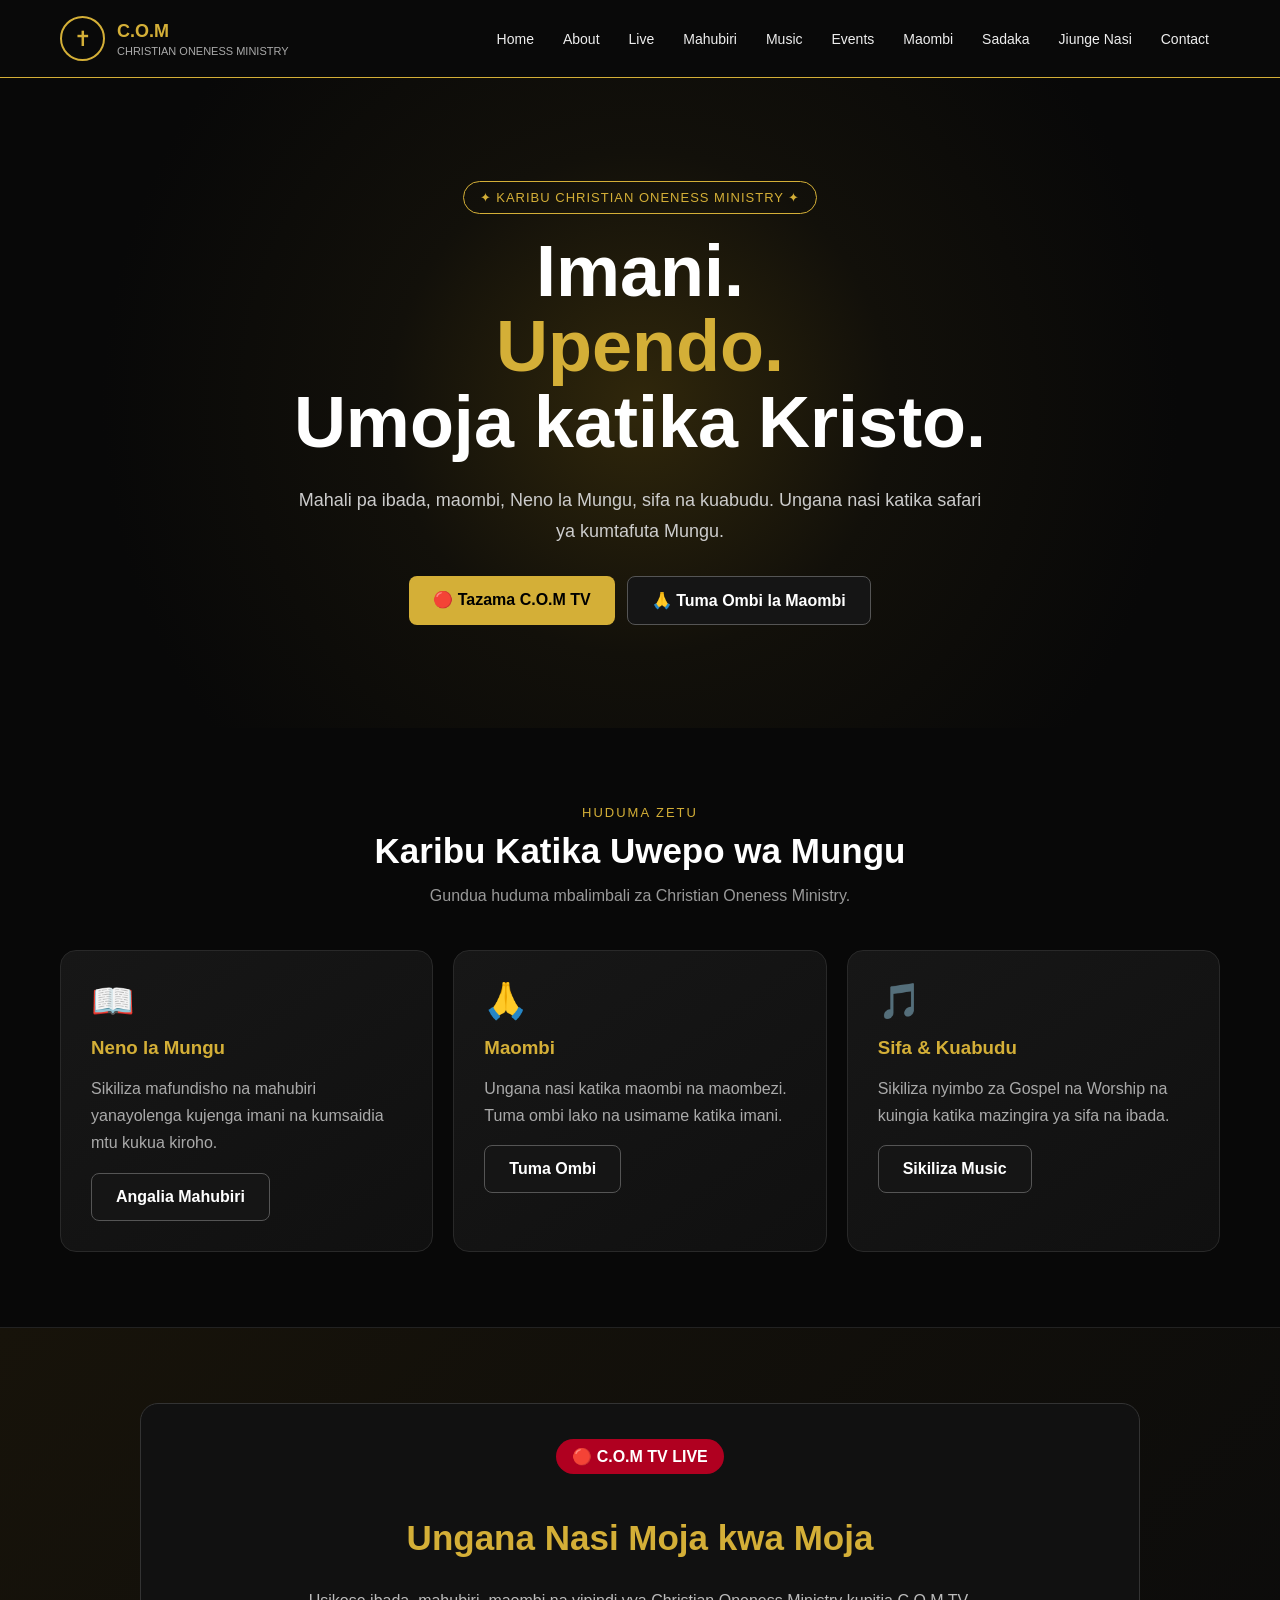
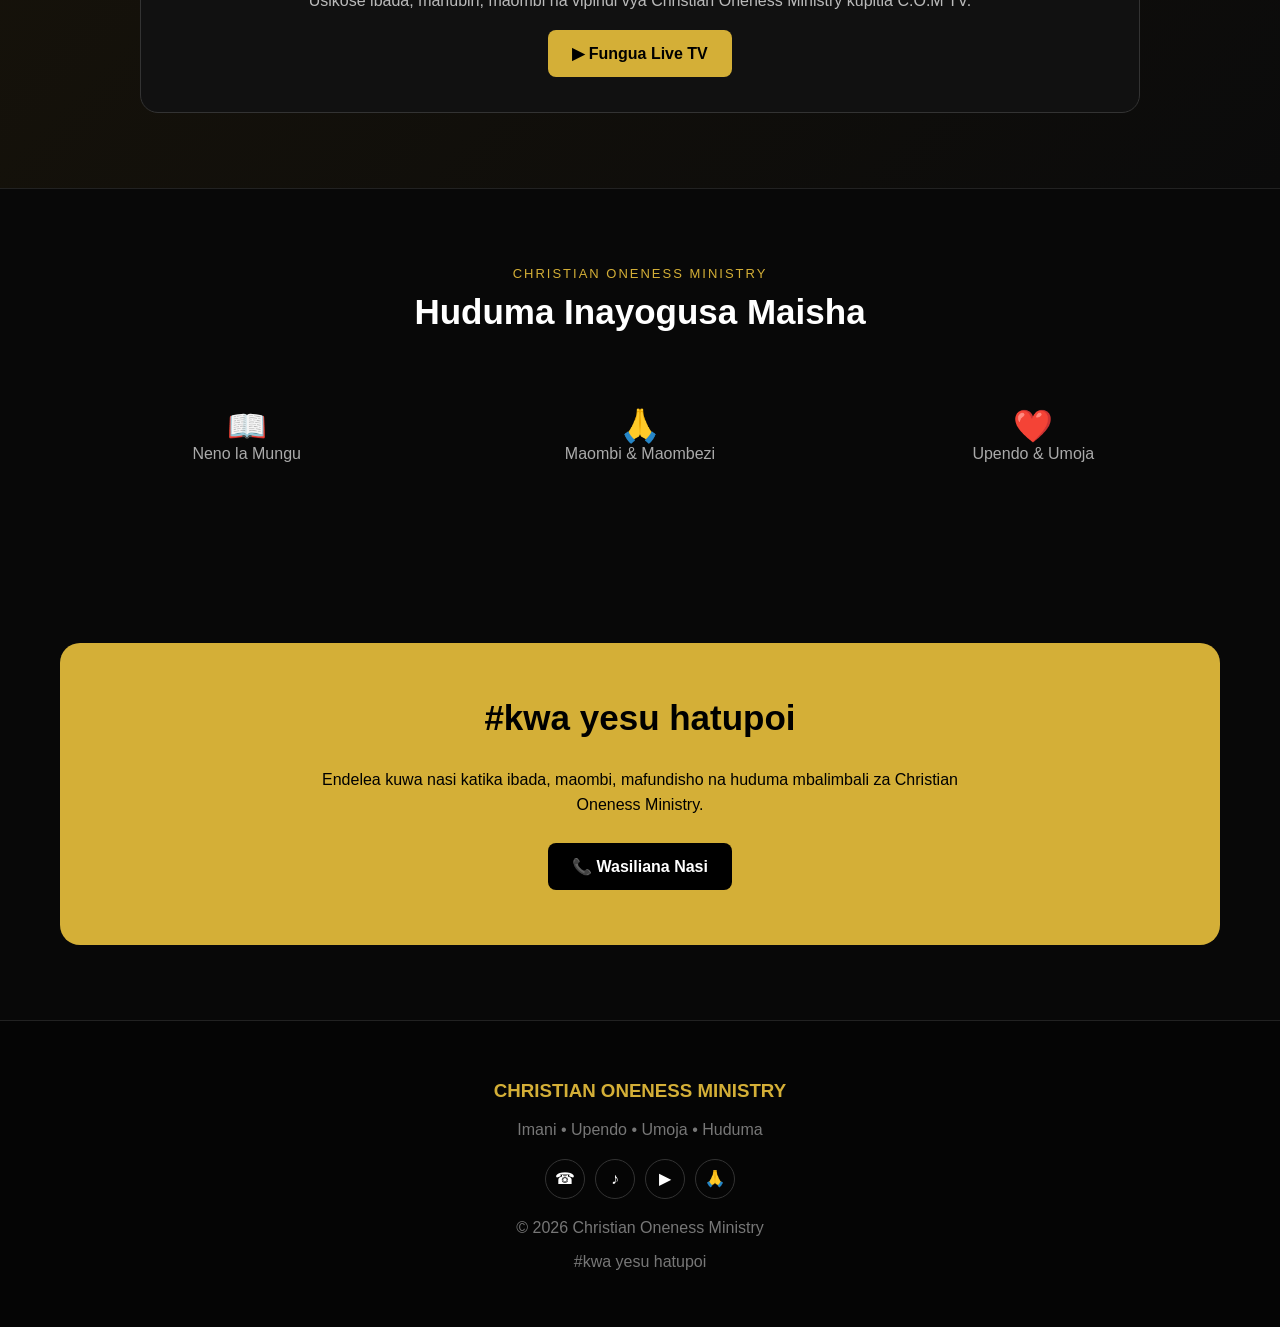
<file: index.html>
<!DOCTYPE html>
<html lang="sw">
<head>
<meta charset="UTF-8">
<meta name="viewport" content="width=device-width, initial-scale=1.0">

<title>Christian Oneness Ministry | C.O.M</title>

<style>
*{
    box-sizing:border-box;
}

html{
    scroll-behavior:smooth;
}

body{
    margin:0;
    font-family:Arial,Helvetica,sans-serif;
    background:#080808;
    color:white;
}

header{
    position:sticky;
    top:0;
    z-index:1000;
    background:rgba(10,10,10,0.96);
    border-bottom:1px solid #d4af37;
}

.header-inner{
    max-width:1200px;
    margin:auto;
    padding:16px 20px;
    display:flex;
    align-items:center;
    justify-content:space-between;
    gap:20px;
}

.logo{
    display:flex;
    align-items:center;
    gap:12px;
}

.logo-icon{
    width:45px;
    height:45px;
    border:2px solid #d4af37;
    border-radius:50%;
    display:flex;
    align-items:center;
    justify-content:center;
    color:#d4af37;
    font-size:21px;
}

.logo h1{
    margin:0;
    font-size:18px;
    color:#d4af37;
}

.logo p{
    margin:3px 0 0;
    font-size:11px;
    color:#aaa;
}

nav{
    display:flex;
    flex-wrap:wrap;
    justify-content:center;
    gap:7px;
}

nav a{
    color:#eee;
    text-decoration:none;
    padding:9px 11px;
    font-size:14px;
    border-radius:6px;
}

nav a:hover{
    background:#d4af37;
    color:#000;
}

.hero{
    min-height:650px;
    display:flex;
    align-items:center;
    justify-content:center;
    text-align:center;
    padding:70px 20px;
    background:
    radial-gradient(circle at center,#30270b 0%,#12100a 35%,#080808 75%);
}

.hero-content{
    max-width:900px;
}

.badge{
    display:inline-block;
    padding:8px 16px;
    border:1px solid #d4af37;
    border-radius:30px;
    color:#d4af37;
    font-size:13px;
    letter-spacing:1px;
    margin-bottom:20px;
}

.hero h2{
    margin:0;
    font-size:clamp(38px,7vw,72px);
    line-height:1.05;
    color:white;
}

.hero h2 span{
    color:#d4af37;
}

.hero p{
    max-width:700px;
    margin:25px auto;
    color:#ccc;
    font-size:18px;
    line-height:1.7;
}

.buttons{
    display:flex;
    justify-content:center;
    flex-wrap:wrap;
    gap:12px;
    margin-top:30px;
}

.btn{
    display:inline-block;
    padding:14px 24px;
    border-radius:8px;
    text-decoration:none;
    font-weight:bold;
}

.btn-gold{
    background:#d4af37;
    color:#000;
}

.btn-dark{
    border:1px solid #555;
    color:white;
    background:#151515;
}

.btn:hover{
    transform:translateY(-2px);
}

.section{
    max-width:1200px;
    margin:auto;
    padding:75px 20px;
}

.section-title{
    text-align:center;
    margin-bottom:45px;
}

.section-title span{
    color:#d4af37;
    font-size:13px;
    letter-spacing:2px;
}

.section-title h2{
    font-size:35px;
    margin:10px 0;
}

.section-title p{
    color:#999;
}

.cards{
    display:grid;
    grid-template-columns:repeat(3,1fr);
    gap:20px;
}

.card{
    background:linear-gradient(145deg,#171717,#101010);
    border:1px solid #292929;
    border-radius:16px;
    padding:30px;
    transition:0.3s;
}

.card:hover{
    border-color:#d4af37;
    transform:translateY(-5px);
}

.card-icon{
    font-size:35px;
    margin-bottom:15px;
}

.card h3{
    color:#d4af37;
    margin:10px 0;
}

.card p{
    color:#aaa;
    line-height:1.7;
}

.live-section{
    background:linear-gradient(135deg,#17130a,#0b0b0b);
    border-top:1px solid #222;
    border-bottom:1px solid #222;
}

.live-box{
    max-width:1000px;
    margin:auto;
    background:#111;
    border:1px solid #333;
    border-radius:18px;
    padding:35px;
    text-align:center;
}

.live-badge{
    display:inline-block;
    background:#b00020;
    padding:8px 16px;
    border-radius:30px;
    font-weight:bold;
    margin-bottom:15px;
}

.live-box h2{
    color:#d4af37;
    font-size:35px;
}

.live-box p{
    color:#bbb;
    line-height:1.7;
}

.stats{
    display:grid;
    grid-template-columns:repeat(3,1fr);
    gap:20px;
    text-align:center;
}

.stat{
    padding:30px;
}

.stat strong{
    display:block;
    color:#d4af37;
    font-size:32px;
}

.stat span{
    color:#aaa;
}

.cta{
    text-align:center;
    background:#d4af37;
    color:#000;
    border-radius:20px;
    padding:55px 20px;
}

.cta h2{
    font-size:35px;
    margin-top:0;
}

.cta p{
    max-width:650px;
    margin:15px auto 25px;
    line-height:1.6;
}

.cta .btn-dark{
    background:#000;
    border:none;
}

footer{
    background:#050505;
    border-top:1px solid #222;
    text-align:center;
    padding:40px 20px;
}

footer h3{
    color:#d4af37;
}

footer p{
    color:#777;
}

.social{
    display:flex;
    justify-content:center;
    gap:10px;
    margin:20px 0;
}

.social a{
    width:40px;
    height:40px;
    border:1px solid #333;
    border-radius:50%;
    display:flex;
    align-items:center;
    justify-content:center;
    color:white;
    text-decoration:none;
}

.social a:hover{
    background:#d4af37;
    color:#000;
}

@media(max-width:850px){

    .header-inner{
        flex-direction:column;
    }

    .cards{
        grid-template-columns:1fr;
    }

    .stats{
        grid-template-columns:1fr;
    }

    .hero{
        min-height:580px;
    }

    nav a{
        font-size:13px;
    }
}

@media(max-width:500px){

    .hero{
        padding:55px 18px;
    }

    .hero p{
        font-size:16px;
    }

    .section{
        padding:55px 18px;
    }

    .live-box{
        padding:25px 18px;
    }
}
</style>
</head>

<body>

<header>

<div class="header-inner">

<div class="logo">

<div class="logo-icon">✝</div>

<div>
<h1>C.O.M</h1>
<p>CHRISTIAN ONENESS MINISTRY</p>
</div>

</div>

<nav>
<a href="index.html">Home</a>
<a href="about.html">About</a>
<a href="live.html">Live</a>
<a href="sermons.html">Mahubiri</a>
<a href="music.html">Music</a>
<a href="events.html">Events</a>
<a href="prayer.html">Maombi</a>
<a href="sadaka.html">Sadaka</a>
<a href="usajili.html">Jiunge Nasi</a><a href="contact.html">Contact</a>
</nav>

</div>

</header>


<section class="hero">

<div class="hero-content">

<div class="badge">
✦ KARIBU CHRISTIAN ONENESS MINISTRY ✦
</div>

<h2>
Imani.<br>
<span>Upendo.</span><br>
Umoja katika Kristo.
</h2>

<p>
Mahali pa ibada, maombi, Neno la Mungu,
sifa na kuabudu. Ungana nasi katika safari
ya kumtafuta Mungu.
</p>

<div class="buttons">

<a class="btn btn-gold" href="live.html">
🔴 Tazama C.O.M TV
</a>

<a class="btn btn-dark" href="prayer.html">
🙏 Tuma Ombi la Maombi
</a>

</div>

</div>

</section>


<section class="section">

<div class="section-title">

<span>HUDUMA ZETU</span>

<h2>Karibu Katika Uwepo wa Mungu</h2>

<p>
Gundua huduma mbalimbali za Christian Oneness Ministry.
</p>

</div>


<div class="cards">

<div class="card">

<div class="card-icon">📖</div>

<h3>Neno la Mungu</h3>

<p>
Sikiliza mafundisho na mahubiri yanayolenga
kujenga imani na kumsaidia mtu kukua kiroho.
</p>

<a class="btn btn-dark" href="sermons.html">
Angalia Mahubiri
</a>

</div>


<div class="card">

<div class="card-icon">🙏</div>

<h3>Maombi</h3>

<p>
Ungana nasi katika maombi na maombezi.
Tuma ombi lako na usimame katika imani.
</p>

<a class="btn btn-dark" href="prayer.html">
Tuma Ombi
</a>

</div>


<div class="card">

<div class="card-icon">🎵</div>

<h3>Sifa & Kuabudu</h3>

<p>
Sikiliza nyimbo za Gospel na Worship
na kuingia katika mazingira ya sifa na ibada.
</p>

<a class="btn btn-dark" href="music.html">
Sikiliza Music
</a>

</div>

</div>

</section>


<section class="live-section">

<div class="section">

<div class="live-box">

<div class="live-badge">
🔴 C.O.M TV LIVE
</div>

<h2>Ungana Nasi Moja kwa Moja</h2>

<p>
Usikose ibada, mahubiri, maombi na vipindi
vya Christian Oneness Ministry kupitia C.O.M TV.
</p>

<a class="btn btn-gold" href="live.html">
▶ Fungua Live TV
</a>

</div>

</div>

</section>


<section class="section">

<div class="section-title">

<span>CHRISTIAN ONENESS MINISTRY</span>

<h2>Huduma Inayogusa Maisha</h2>

</div>

<div class="stats">

<div class="stat">
<strong>📖</strong>
<span>Neno la Mungu</span>
</div>

<div class="stat">
<strong>🙏</strong>
<span>Maombi & Maombezi</span>
</div>

<div class="stat">
<strong>❤️</strong>
<span>Upendo & Umoja</span>
</div>

</div>

</section>


<section class="section">

<div class="cta">

<h2>#kwa yesu hatupoi</h2>

<p>
Endelea kuwa nasi katika ibada, maombi,
mafundisho na huduma mbalimbali za
Christian Oneness Ministry.
</p>

<a class="btn btn-dark" href="contact.html">
📞 Wasiliana Nasi
</a>

</div>

</section>


<footer>

<h3>CHRISTIAN ONENESS MINISTRY</h3>

<p>
Imani • Upendo • Umoja • Huduma
</p>

<div class="social">

<a href="contact.html">☎</a>
<a href="music.html">♪</a>
<a href="live.html">▶</a>
<a href="prayer.html">🙏</a>

</div>

<p>© 2026 Christian Oneness Ministry</p>

<p>#kwa yesu hatupoi</p>

</footer>

</body>
</html>
</file>
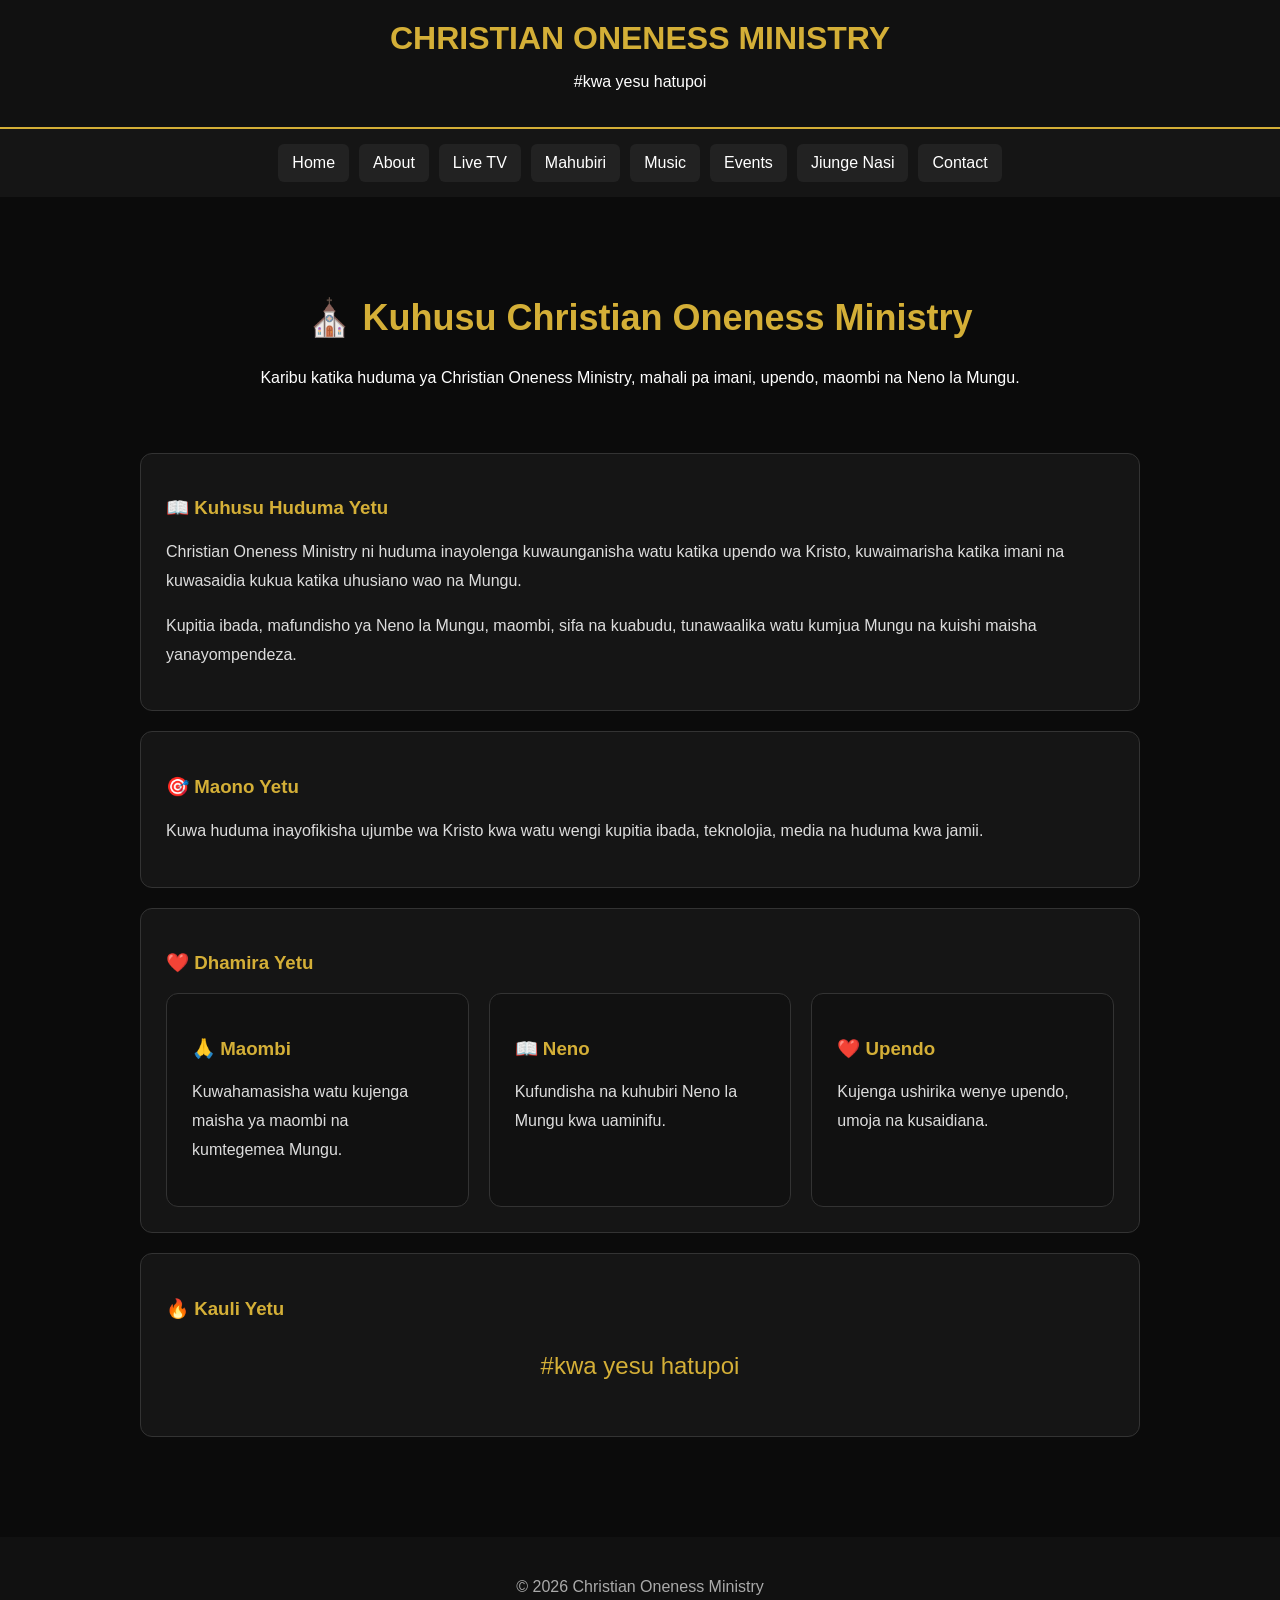
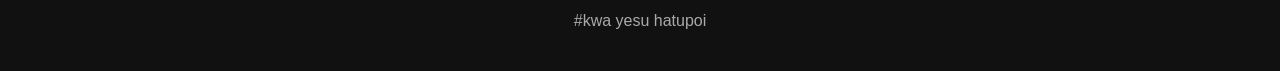
<file: about.html>
<!DOCTYPE html>
<html lang="sw">
<head>
<meta charset="UTF-8">
<meta name="viewport" content="width=device-width, initial-scale=1.0">
<title>About - Christian Oneness Ministry</title>

<style>
body{
    margin:0;
    font-family:Arial,sans-serif;
    background:#0b0b0b;
    color:white;
}

header{
    background:#111;
    padding:20px;
    text-align:center;
    border-bottom:2px solid #d4af37;
}

header h1{
    color:#d4af37;
    margin:0;
}

nav{
    display:flex;
    justify-content:center;
    flex-wrap:wrap;
    gap:10px;
    padding:15px;
    background:#151515;
}

nav a{
    color:white;
    text-decoration:none;
    padding:10px 14px;
    background:#222;
    border-radius:6px;
}

nav a:hover{
    background:#d4af37;
    color:#000;
}

.container{
    max-width:1000px;
    margin:auto;
    padding:40px 20px;
}

.hero{
    text-align:center;
    padding:30px 10px;
}

.hero h2{
    color:#d4af37;
    font-size:36px;
}

.section{
    background:#151515;
    padding:25px;
    margin:20px 0;
    border:1px solid #333;
    border-radius:12px;
}

.section h3{
    color:#d4af37;
}

.section p{
    color:#ddd;
    line-height:1.8;
}

.cards{
    display:flex;
    flex-wrap:wrap;
    justify-content:center;
    gap:20px;
}

.card{
    flex:1;
    min-width:220px;
    background:#111;
    padding:25px;
    border-radius:12px;
    border:1px solid #333;
}

.card h3{
    color:#d4af37;
}

footer{
    margin-top:40px;
    padding:25px;
    text-align:center;
    background:#111;
    color:#aaa;
}
</style>
</head>

<body>

<header>
<h1>CHRISTIAN ONENESS MINISTRY</h1>
<p>#kwa yesu hatupoi</p>
</header>

<nav>
<a href="index.html">Home</a>
<a href="about.html">About</a>
<a href="live.html">Live TV</a>
<a href="sermons.html">Mahubiri</a>
<a href="music.html">Music</a>
<a href="events.html">Events</a>
<a href="usajili.html">Jiunge Nasi</a><a href="contact.html">Contact</a>
</nav>

<div class="container">

<div class="hero">
<h2>⛪ Kuhusu Christian Oneness Ministry</h2>

<p>
Karibu katika huduma ya Christian Oneness Ministry,
mahali pa imani, upendo, maombi na Neno la Mungu.
</p>
</div>

<div class="section">

<h3>📖 Kuhusu Huduma Yetu</h3>

<p>
Christian Oneness Ministry ni huduma inayolenga
kuwaunganisha watu katika upendo wa Kristo,
kuwaimarisha katika imani na kuwasaidia kukua
katika uhusiano wao na Mungu.
</p>

<p>
Kupitia ibada, mafundisho ya Neno la Mungu,
maombi, sifa na kuabudu, tunawaalika watu
kumjua Mungu na kuishi maisha yanayompendeza.
</p>

</div>

<div class="section">

<h3>🎯 Maono Yetu</h3>

<p>
Kuwa huduma inayofikisha ujumbe wa Kristo kwa watu
wengi kupitia ibada, teknolojia, media na huduma
kwa jamii.
</p>

</div>

<div class="section">

<h3>❤️ Dhamira Yetu</h3>

<div class="cards">

<div class="card">
<h3>🙏 Maombi</h3>
<p>
Kuwahamasisha watu kujenga maisha ya maombi
na kumtegemea Mungu.
</p>
</div>

<div class="card">
<h3>📖 Neno</h3>
<p>
Kufundisha na kuhubiri Neno la Mungu kwa uaminifu.
</p>
</div>

<div class="card">
<h3>❤️ Upendo</h3>
<p>
Kujenga ushirika wenye upendo, umoja na kusaidiana.
</p>
</div>

</div>

</div>

<div class="section">

<h3>🔥 Kauli Yetu</h3>

<p style="text-align:center;font-size:24px;color:#d4af37;">
#kwa yesu hatupoi
</p>

</div>

</div>

<footer>
<p>© 2026 Christian Oneness Ministry</p>
<p>#kwa yesu hatupoi</p>
</footer>

</body>
</html>
</file>
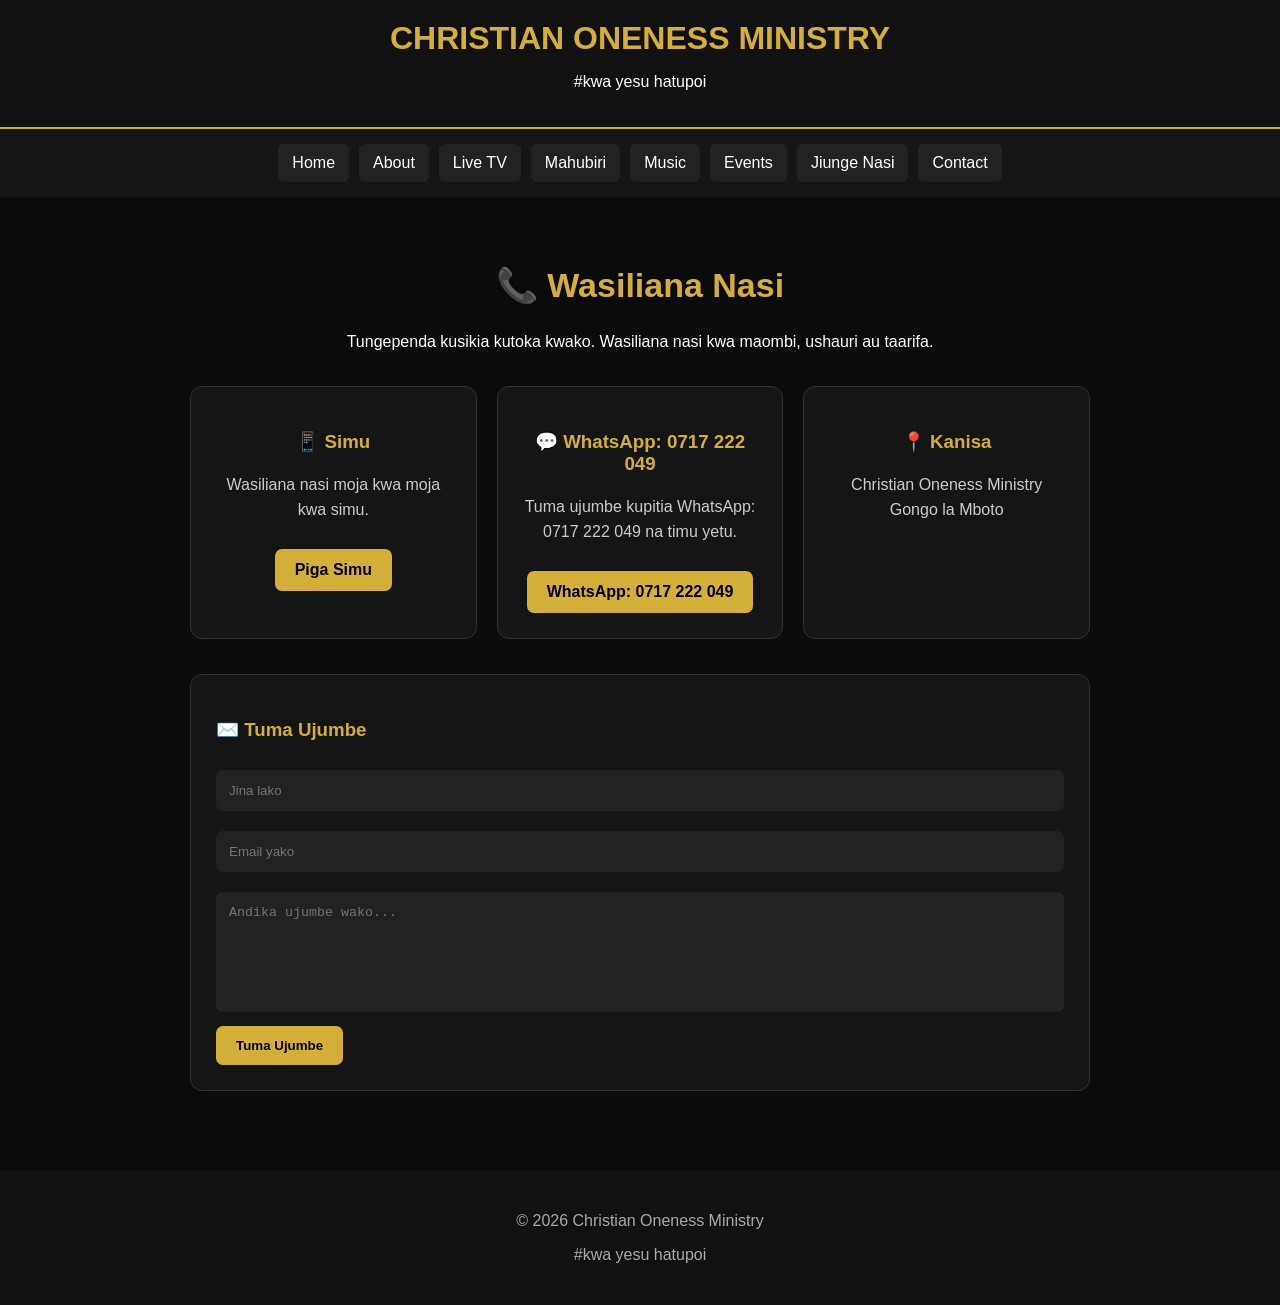
<file: contact.html>
<!DOCTYPE html>
<html lang="sw">
<head>
<meta charset="UTF-8">
<meta name="viewport" content="width=device-width, initial-scale=1.0">

<title>Contact - C.O.M</title>

<style>
body{
    margin:0;
    font-family:Arial,sans-serif;
    background:#0b0b0b;
    color:white;
}

header{
    background:#111;
    padding:20px;
    text-align:center;
    border-bottom:2px solid #d4af37;
}

header h1{
    color:#d4af37;
    margin:0;
}

nav{
    display:flex;
    justify-content:center;
    flex-wrap:wrap;
    gap:10px;
    padding:15px;
    background:#151515;
}

nav a{
    color:white;
    text-decoration:none;
    padding:10px 14px;
    background:#222;
    border-radius:6px;
}

nav a:hover{
    background:#d4af37;
    color:#000;
}

.container{
    max-width:900px;
    margin:auto;
    padding:40px 20px;
}

.title{
    text-align:center;
}

.title h2{
    color:#d4af37;
    font-size:34px;
}

.contact-box{
    display:flex;
    flex-wrap:wrap;
    justify-content:center;
    gap:20px;
    margin-top:35px;
}

.card{
    flex:1;
    min-width:220px;
    background:#151515;
    padding:25px;
    border:1px solid #333;
    border-radius:12px;
    text-align:center;
}

.card h3{
    color:#d4af37;
}

.card p{
    color:#ccc;
    line-height:1.6;
}

.button{
    display:inline-block;
    margin-top:10px;
    padding:12px 20px;
    background:#d4af37;
    color:#000;
    text-decoration:none;
    border-radius:7px;
    font-weight:bold;
}

.form{
    margin-top:35px;
    background:#151515;
    padding:25px;
    border-radius:12px;
    border:1px solid #333;
}

.form h3{
    color:#d4af37;
}

input, textarea{
    width:100%;
    box-sizing:border-box;
    margin:10px 0;
    padding:13px;
    border:none;
    border-radius:7px;
    background:#222;
    color:white;
}

textarea{
    height:120px;
    resize:none;
}

button{
    padding:12px 20px;
    background:#d4af37;
    color:#000;
    border:none;
    border-radius:7px;
    font-weight:bold;
}

footer{
    margin-top:40px;
    padding:25px;
    text-align:center;
    background:#111;
    color:#aaa;
}
</style>
</head>

<body>

<header>
<h1>CHRISTIAN ONENESS MINISTRY</h1>
<p>#kwa yesu hatupoi</p>
</header>

<nav>
<a href="index.html">Home</a>
<a href="about.html">About</a>
<a href="live.html">Live TV</a>
<a href="sermons.html">Mahubiri</a>
<a href="music.html">Music</a>
<a href="events.html">Events</a>
<a href="usajili.html">Jiunge Nasi</a><a href="contact.html">Contact</a>
</nav>

<div class="container">

<div class="title">

<h2>📞 Wasiliana Nasi</h2>

<p>
Tungependa kusikia kutoka kwako.
Wasiliana nasi kwa maombi, ushauri au taarifa.
</p>

</div>

<div class="contact-box">

<div class="card">

<h3>📱 Simu</h3>

<p>
Wasiliana nasi moja kwa moja
kwa simu.
</p>

<a class="button" href="tel:+255717222049">
Piga Simu
</a>

</div>

<div class="card">

<h3>💬 WhatsApp: 0717 222 049</h3>

<p>
Tuma ujumbe kupitia WhatsApp: 0717 222 049
na timu yetu.
</p>

<a class="button" href="https://wa.me/255717222049">
WhatsApp: 0717 222 049
</a>

</div>

<div class="card">

<h3>📍 Kanisa</h3>

<p>
Christian Oneness Ministry
<br>
Gongo la Mboto
</p>

</div>

</div>

<div class="form">

<h3>✉️ Tuma Ujumbe</h3>

<form>

<input type="text" placeholder="Jina lako" required>

<input type="email" placeholder="Email yako" required>

<textarea placeholder="Andika ujumbe wako..." required></textarea>

<button type="submit">Tuma Ujumbe</button>

</form>

</div>

</div>

<footer>

<p>© 2026 Christian Oneness Ministry</p>
<p>#kwa yesu hatupoi</p>

</footer>

</body>
</html>
</file>
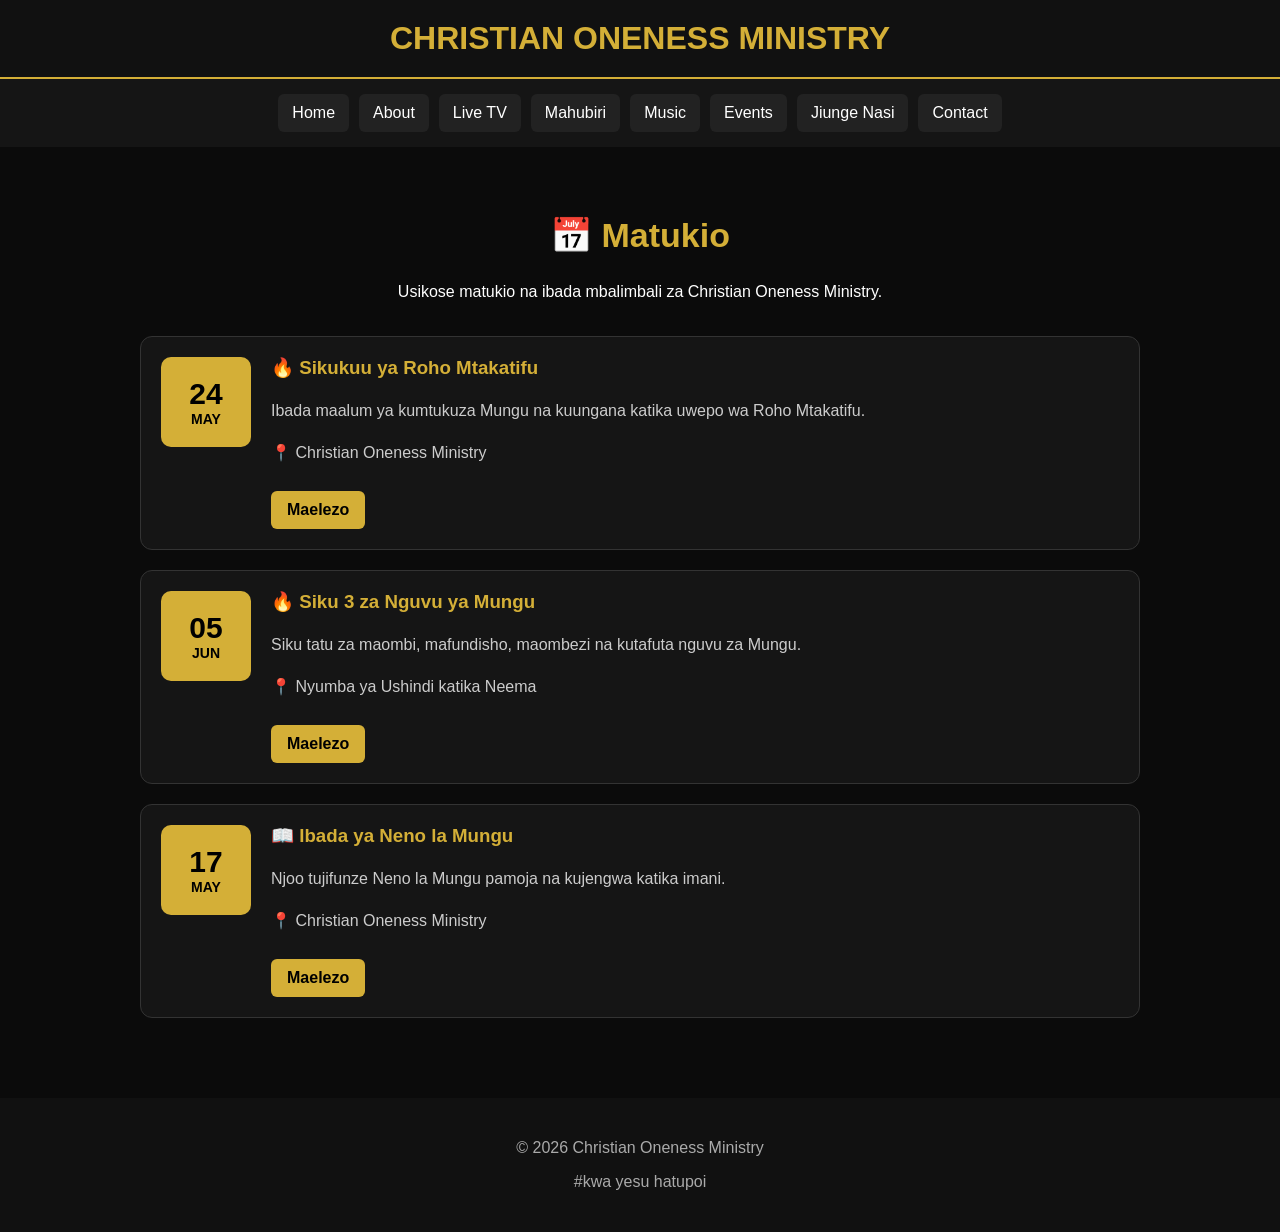
<file: events.html>
<!DOCTYPE html>
<html lang="sw">
<head>
<meta charset="UTF-8">
<meta name="viewport" content="width=device-width, initial-scale=1.0">

<title>Events - C.O.M</title>

<style>
body{
    margin:0;
    font-family:Arial,sans-serif;
    background:#0b0b0b;
    color:white;
}

header{
    background:#111;
    padding:20px;
    text-align:center;
    border-bottom:2px solid #d4af37;
}

header h1{
    color:#d4af37;
    margin:0;
}

nav{
    display:flex;
    justify-content:center;
    flex-wrap:wrap;
    gap:10px;
    padding:15px;
    background:#151515;
}

nav a{
    color:white;
    text-decoration:none;
    padding:10px 14px;
    background:#222;
    border-radius:6px;
}

nav a:hover{
    background:#d4af37;
    color:#000;
}

.container{
    max-width:1000px;
    margin:auto;
    padding:40px 20px;
}

.title{
    text-align:center;
}

.title h2{
    color:#d4af37;
    font-size:34px;
}

.events{
    display:flex;
    flex-direction:column;
    gap:20px;
    margin-top:35px;
}

.event{
    display:flex;
    gap:20px;
    background:#151515;
    padding:20px;
    border:1px solid #333;
    border-radius:12px;
}

.date{
    min-width:90px;
    height:90px;
    background:#d4af37;
    color:#000;
    border-radius:10px;
    display:flex;
    flex-direction:column;
    align-items:center;
    justify-content:center;
    font-weight:bold;
}

.date .day{
    font-size:30px;
}

.date .month{
    font-size:14px;
}

.event-info{
    flex:1;
}

.event-info h3{
    color:#d4af37;
    margin-top:0;
}

.event-info p{
    color:#ccc;
    line-height:1.6;
}

.location{
    color:#aaa;
}

.button{
    display:inline-block;
    margin-top:10px;
    padding:10px 16px;
    background:#d4af37;
    color:#000;
    text-decoration:none;
    border-radius:6px;
    font-weight:bold;
}

footer{
    margin-top:40px;
    padding:25px;
    text-align:center;
    background:#111;
    color:#aaa;
}

@media(max-width:600px){
    .event{
        flex-direction:column;
    }

    .date{
        width:90px;
    }
}
</style>
</head>

<body>

<header>
<h1>CHRISTIAN ONENESS MINISTRY</h1>
</header>

<nav>
<a href="index.html">Home</a>
<a href="about.html">About</a>
<a href="live.html">Live TV</a>
<a href="sermons.html">Mahubiri</a>
<a href="music.html">Music</a>
<a href="events.html">Events</a>
<a href="usajili.html">Jiunge Nasi</a><a href="contact.html">Contact</a>
</nav>

<div class="container">

<div class="title">

<h2>📅 Matukio</h2>

<p>
Usikose matukio na ibada mbalimbali
za Christian Oneness Ministry.
</p>

</div>

<div class="events">

<div class="event">

<div class="date">
<span class="day">24</span>
<span class="month">MAY</span>
</div>

<div class="event-info">

<h3>🔥 Sikukuu ya Roho Mtakatifu</h3>

<p>
Ibada maalum ya kumtukuza Mungu na
kuungana katika uwepo wa Roho Mtakatifu.
</p>

<p class="location">
📍 Christian Oneness Ministry
</p>

<a class="button" href="#">Maelezo</a>

</div>

</div>


<div class="event">

<div class="date">
<span class="day">05</span>
<span class="month">JUN</span>
</div>

<div class="event-info">

<h3>🔥 Siku 3 za Nguvu ya Mungu</h3>

<p>
Siku tatu za maombi, mafundisho,
maombezi na kutafuta nguvu za Mungu.
</p>

<p class="location">
📍 Nyumba ya Ushindi katika Neema
</p>

<a class="button" href="#">Maelezo</a>

</div>

</div>


<div class="event">

<div class="date">
<span class="day">17</span>
<span class="month">MAY</span>
</div>

<div class="event-info">

<h3>📖 Ibada ya Neno la Mungu</h3>

<p>
Njoo tujifunze Neno la Mungu pamoja
na kujengwa katika imani.
</p>

<p class="location">
📍 Christian Oneness Ministry
</p>

<a class="button" href="#">Maelezo</a>

</div>

</div>

</div>

</div>

<footer>

<p>© 2026 Christian Oneness Ministry</p>

<p>#kwa yesu hatupoi</p>

</footer>

</body>
</html>
</file>
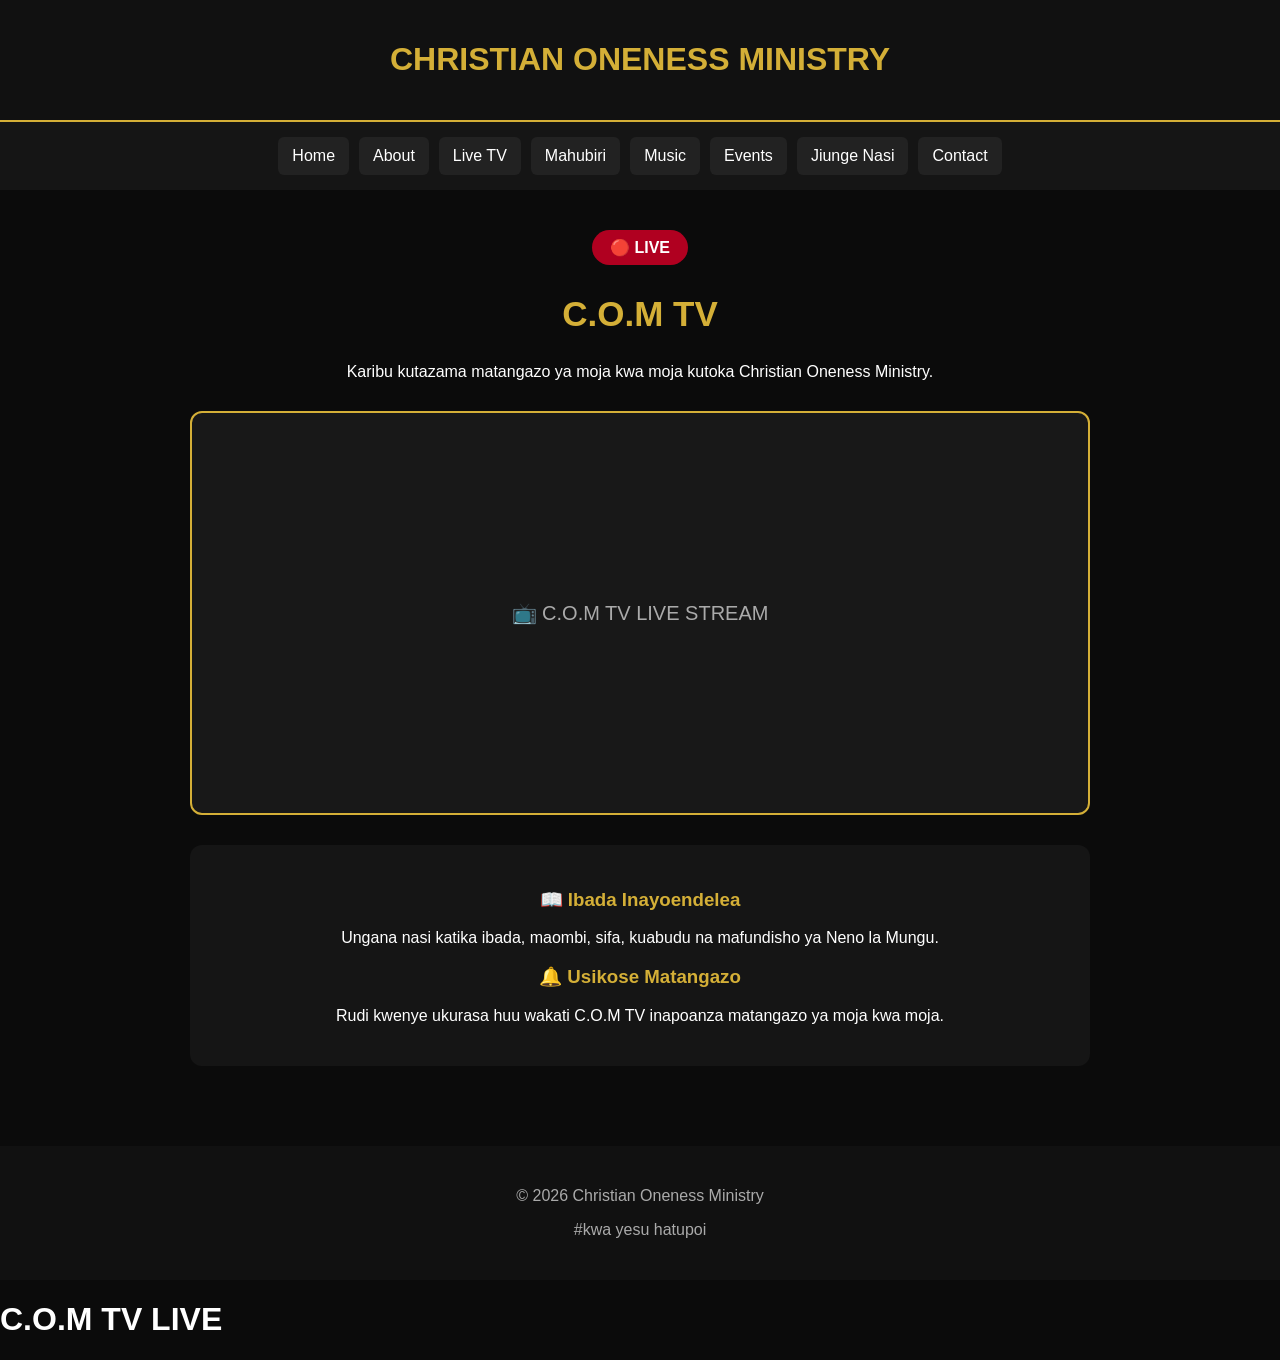
<file: live.html>
<!DOCTYPE html>
<html lang="sw">
<head>
<meta charset="UTF-8">
<meta name="viewport" content="width=device-width, initial-scale=1.0">
<title>C.O.M TV Live</title>

<style>
body{
    margin:0;
    font-family:Arial,sans-serif;
    background:#0b0b0b;
    color:white;
}

header{
    background:#111;
    padding:20px;
    text-align:center;
    border-bottom:2px solid #d4af37;
}

header h1{
    color:#d4af37;
}

nav{
    display:flex;
    justify-content:center;
    flex-wrap:wrap;
    gap:10px;
    padding:15px;
    background:#151515;
}

nav a{
    color:white;
    text-decoration:none;
    padding:10px 14px;
    background:#222;
    border-radius:6px;
}

nav a:hover{
    background:#d4af37;
    color:#000;
}

.container{
    max-width:900px;
    margin:auto;
    padding:40px 20px;
    text-align:center;
}

.live{
    display:inline-block;
    background:#b00020;
    padding:8px 18px;
    border-radius:20px;
    font-weight:bold;
}

h2{
    color:#d4af37;
    font-size:35px;
}

.video{
    height:400px;
    margin:30px 0;
    background:#181818;
    border:2px solid #d4af37;
    border-radius:12px;
    display:flex;
    align-items:center;
    justify-content:center;
}

.video p{
    color:#aaa;
    font-size:20px;
}

.info{
    background:#151515;
    padding:25px;
    border-radius:12px;
}

.info h3{
    color:#d4af37;
}

footer{
    margin-top:40px;
    padding:25px;
    text-align:center;
    background:#111;
    color:#aaa;
}
</style>
</head>

<body>

<header>
<h1>CHRISTIAN ONENESS MINISTRY</h1>
</header>

<nav>
<a href="index.html">Home</a>
<a href="about.html">About</a>
<a href="live.html">Live TV</a>
<a href="sermons.html">Mahubiri</a>
<a href="music.html">Music</a>
<a href="events.html">Events</a>
<a href="usajili.html">Jiunge Nasi</a><a href="contact.html">Contact</a>
</nav>

<div class="container">

<span class="live">🔴 LIVE</span>

<h2>C.O.M TV</h2>

<p>
Karibu kutazama matangazo ya moja kwa moja
kutoka Christian Oneness Ministry.
</p>

<div class="video">
<p>📺 C.O.M TV LIVE STREAM</p>
</div>

<div class="info">

<h3>📖 Ibada Inayoendelea</h3>

<p>
Ungana nasi katika ibada, maombi,
sifa, kuabudu na mafundisho ya Neno la Mungu.
</p>

<h3>🔔 Usikose Matangazo</h3>

<p>
Rudi kwenye ukurasa huu wakati C.O.M TV
inapoanza matangazo ya moja kwa moja.
</p>

</div>

</div>

<footer>
<p>© 2026 Christian Oneness Ministry</p>
<p>#kwa yesu hatupoi</p>
</footer>

</body>
</html>

<h1>C.O.M TV LIVE</h1>
</file>
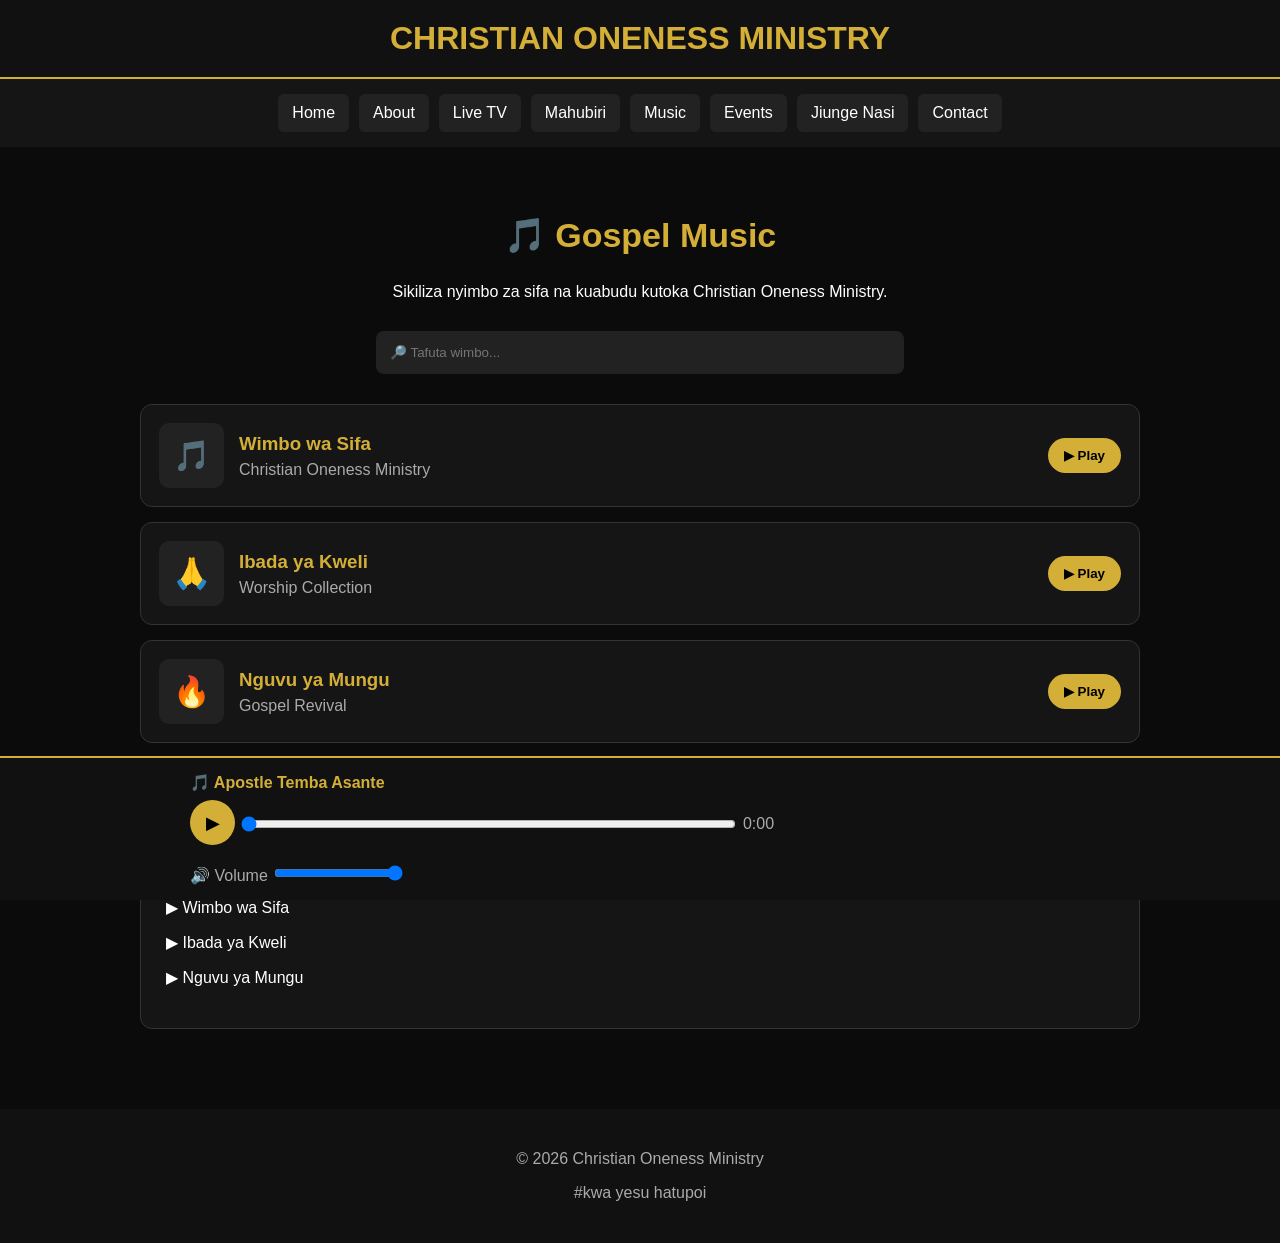
<file: music.html>
<!DOCTYPE html>
<html lang="sw">
<head>
<meta charset="UTF-8">
<meta name="viewport" content="width=device-width, initial-scale=1.0">
<title>Music - C.O.M</title>
<audio id="audioPlayer" src="Apostle Temba Asante.mp3"></audio>
<script>
function playSong(){

    const player = document.getElementById("audioPlayer");

    if(player.paused){
        alert("🎵 Music player iko tayari. Tutaunganisha audio yako katika hatua inayofuata.");
    }else{
        player.pause();
    }

}
</script>
<style>
body{
    margin:0;
    font-family:Arial,sans-serif;
    background:#0b0b0b;
    color:white;
}

header{
    background:#111;
    padding:20px;
    text-align:center;
    border-bottom:2px solid #d4af37;
}

header h1{
    color:#d4af37;
    margin:0;
}

nav{
    display:flex;
    justify-content:center;
    flex-wrap:wrap;
    gap:10px;
    padding:15px;
    background:#151515;
}

nav a{
    color:white;
    text-decoration:none;
    padding:10px 14px;
    background:#222;
    border-radius:6px;
}

nav a:hover{
    background:#d4af37;
    color:#000;
}

.container{
    max-width:1000px;
    margin:auto;
    padding:40px 20px;
}

.title{
    text-align:center;
}

.title h2{
    color:#d4af37;
    font-size:34px;
}

.search{
    text-align:center;
    margin:30px 0;
}

.search input{
    width:90%;
    max-width:500px;
    padding:14px;
    border:none;
    border-radius:8px;
    background:#222;
    color:white;
}

.music-list{
    display:flex;
    flex-direction:column;
    gap:15px;
}

.song{
    display:flex;
    align-items:center;
    gap:15px;
    background:#151515;
    padding:18px;
    border-radius:12px;
    border:1px solid #333;
}

.cover{
    width:65px;
    height:65px;
    border-radius:10px;
    background:#222;
    display:flex;
    align-items:center;
    justify-content:center;
    font-size:30px;
}

.song-info{
    flex:1;
}

.song-info h3{
    margin:0 0 6px;
    color:#d4af37;
}

.song-info p{
    margin:0;
    color:#aaa;
}

.play{
    padding:10px 16px;
    border:none;
    border-radius:20px;
    background:#d4af37;
    color:#000;
    font-weight:bold;
}

.play:hover{
    background:#fff;
}

.playlist{
    margin-top:35px;
    padding:25px;
    background:#151515;
    border-radius:12px;
    border:1px solid #333;
}

.playlist h3{
    color:#d4af37;
}

footer{
    margin-top:40px;
    padding:25px;
    text-align:center;
    background:#111;
    color:#aaa;
}
</style>
</head>

<body>

<header>
<h1>CHRISTIAN ONENESS MINISTRY</h1>
</header>

<nav>
<a href="index.html">Home</a>
<a href="about.html">About</a>
<a href="live.html">Live TV</a>
<a href="sermons.html">Mahubiri</a>
<a href="music.html">Music</a>
<a href="events.html">Events</a>
<a href="usajili.html">Jiunge Nasi</a><a href="contact.html">Contact</a>
</nav>

<div class="container">

<div class="title">
<h2>🎵 Gospel Music</h2>

<p>
Sikiliza nyimbo za sifa na kuabudu
kutoka Christian Oneness Ministry.
</p>
</div>

<div class="search">
<input type="text" placeholder="🔎 Tafuta wimbo...">
</div>

<div class="music-list">

<div class="song">

<div class="cover">🎵</div>

<div class="song-info">
<h3>Wimbo wa Sifa</h3>
<p>Christian Oneness Ministry</p>
</div>

<button class="play" onclick="togglePlay()">▶ Play</button></div>

<div class="song">

<div class="cover">🙏</div>

<div class="song-info">
<h3>Ibada ya Kweli</h3>
<p>Worship Collection</p>
</div>

<button class="play">▶ Play</button>

</div>

<div class="song">

<div class="cover">🔥</div>

<div class="song-info">
<h3>Nguvu ya Mungu</h3>
<p>Gospel Revival</p>
</div>

<button class="play">▶ Play</button>

</div>

</div>

<div class="playlist">

<h3>🎧 Worship Playlist</h3>

<p>
Playlist ya nyimbo za kuabudu na kumsifu Mungu.
</p>

<p>▶ Wimbo wa Sifa</p>
<p>▶ Ibada ya Kweli</p>
<p>▶ Nguvu ya Mungu</p>

</div>

</div>

<footer>

<p>© 2026 Christian Oneness Ministry</p>
<p>#kwa yesu hatupoi</p>

</footer>

<div id="musicPlayer" style="
position:fixed;
bottom:0;
left:0;
right:0;
background:#111;
border-top:2px solid #d4af37;
padding:15px;
z-index:9999;
">

<div style="max-width:900px;margin:auto;">

<div style="color:#d4af37;font-weight:bold;margin-bottom:8px;">
🎵 Apostle Temba Asante
</div>

<button onclick="togglePlay()" id="mainPlay" style="
background:#d4af37;
border:none;
border-radius:50%;
width:45px;
height:45px;
font-size:18px;
">
▶
</button>

<input
type="range"
id="progress"
value="0"
min="0"
max="100"
style="width:55%;vertical-align:middle;"
>

<span id="time" style="color:#aaa;">
0:00
</span>

<br><br>

<label style="color:#aaa;">
🔊 Volume
</label>

<input
type="range"
id="volume"
min="0"
max="1"
step="0.01"
value="1"
>

</div>
</div>

<script>

const player = document.getElementById("audioPlayer");
const progress = document.getElementById("progress");
const volume = document.getElementById("volume");
const mainPlay = document.getElementById("mainPlay");
const time = document.getElementById("time");

function togglePlay(){

    if(player.paused){

        player.play();

        mainPlay.innerHTML = "⏸";

    }else{

        player.pause();

        mainPlay.innerHTML = "▶";

    }

}

player.addEventListener("timeupdate", function(){

    if(player.duration){

        progress.value =
        (player.currentTime / player.duration) * 100;

        let minutes =
        Math.floor(player.currentTime / 60);

        let seconds =
        Math.floor(player.currentTime % 60);

        if(seconds < 10){
            seconds = "0" + seconds;
        }

        time.innerHTML =
        minutes + ":" + seconds;

    }

});

progress.addEventListener("input", function(){

    if(player.duration){

        player.currentTime =
        (progress.value / 100) * player.duration;

    }

});

volume.addEventListener("input", function(){

    player.volume = volume.value;

});

player.addEventListener("ended", function(){

    mainPlay.innerHTML = "▶";

    progress.value = 0;
</script></body>
</html>
<script>
function playSong(){

    const player = document.getElementById("audioPlayer");

    if(player.paused){
        player.play();
    }else{
        player.pause();
    }

}
</script>
</file>
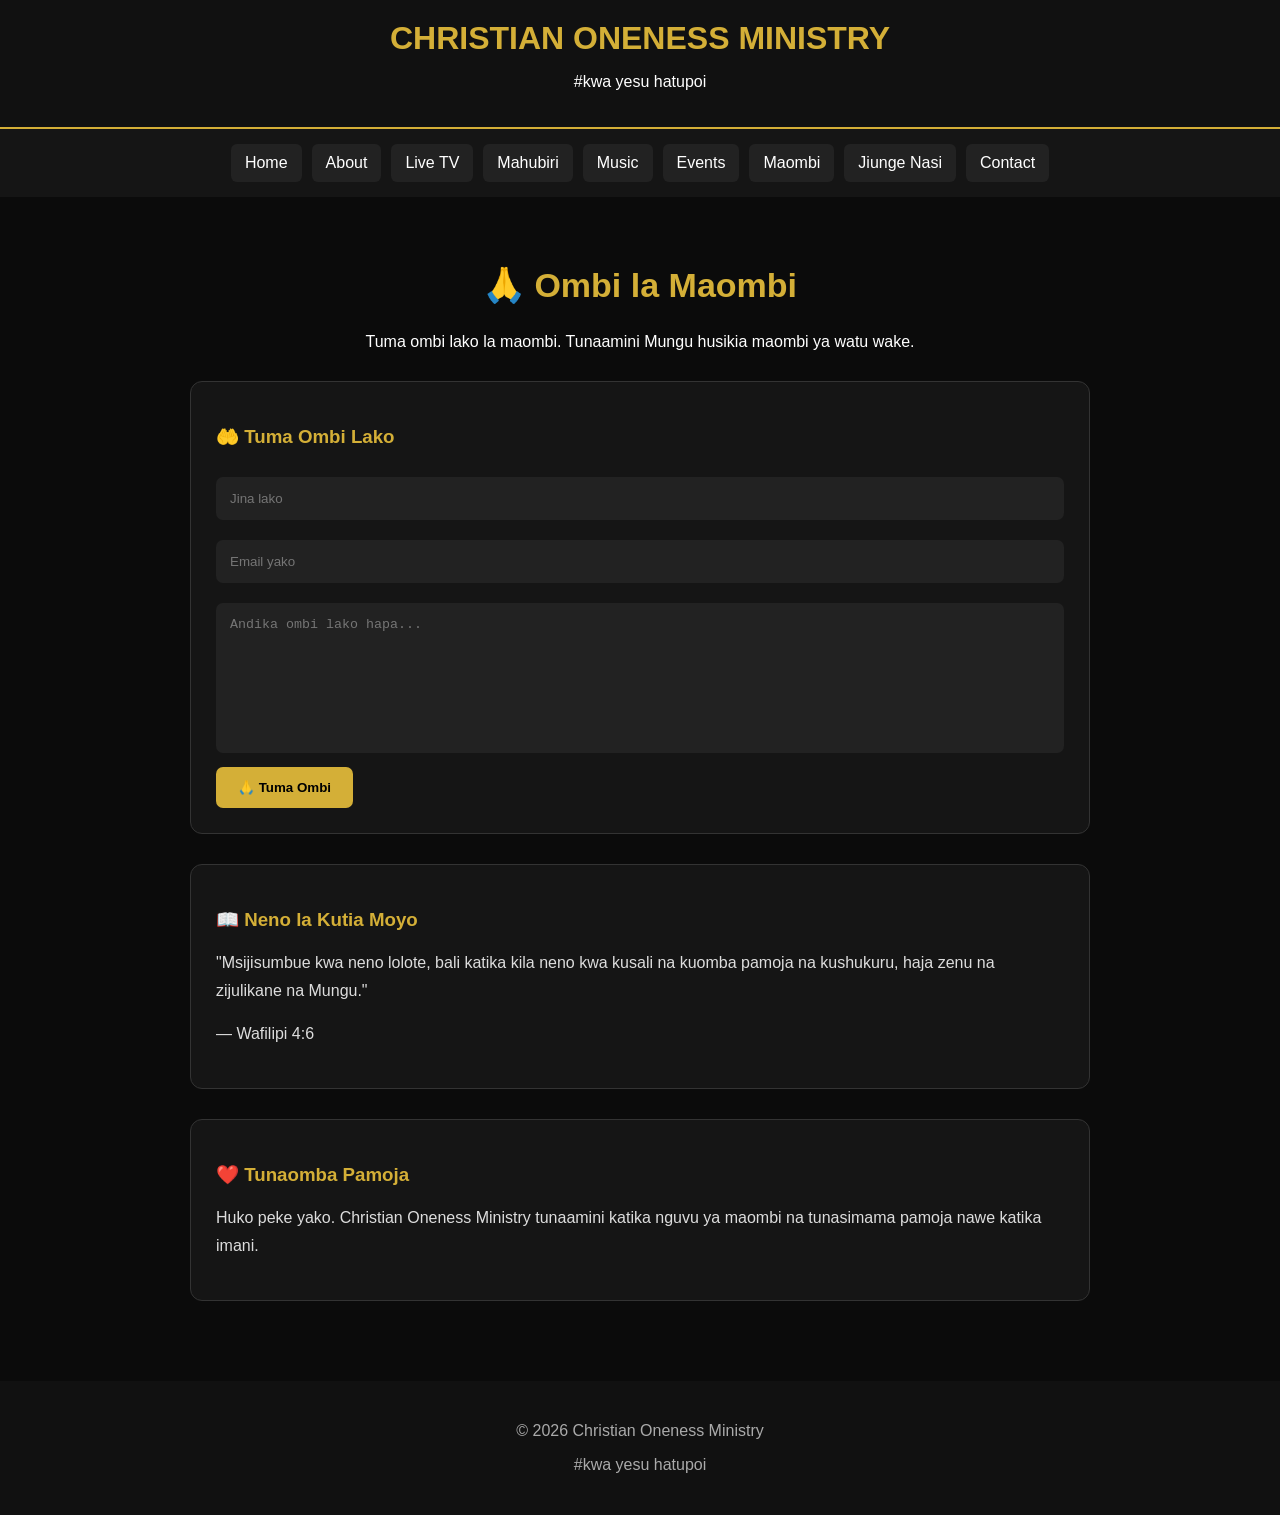
<file: prayer.html>
<!DOCTYPE html>
<html lang="sw">
<head>
<meta charset="UTF-8">
<meta name="viewport" content="width=device-width, initial-scale=1.0">
<title>Maombi - C.O.M</title>

<style>
body{
    margin:0;
    font-family:Arial,sans-serif;
    background:#0b0b0b;
    color:white;
}

header{
    background:#111;
    padding:20px;
    text-align:center;
    border-bottom:2px solid #d4af37;
}

header h1{
    color:#d4af37;
    margin:0;
}

nav{
    display:flex;
    justify-content:center;
    flex-wrap:wrap;
    gap:10px;
    padding:15px;
    background:#151515;
}

nav a{
    color:white;
    text-decoration:none;
    padding:10px 14px;
    background:#222;
    border-radius:6px;
}

nav a:hover{
    background:#d4af37;
    color:#000;
}

.container{
    max-width:900px;
    margin:auto;
    padding:40px 20px;
}

.title{
    text-align:center;
}

.title h2{
    color:#d4af37;
    font-size:34px;
}

.prayer-box{
    background:#151515;
    padding:25px;
    margin-top:30px;
    border-radius:12px;
    border:1px solid #333;
}

.prayer-box h3{
    color:#d4af37;
}

.prayer-box p{
    color:#ddd;
    line-height:1.7;
}

input, textarea{
    width:100%;
    box-sizing:border-box;
    margin:10px 0;
    padding:14px;
    border:none;
    border-radius:7px;
    background:#222;
    color:white;
}

textarea{
    height:150px;
    resize:none;
}

button{
    padding:13px 22px;
    background:#d4af37;
    color:#000;
    border:none;
    border-radius:7px;
    font-weight:bold;
}

footer{
    margin-top:40px;
    padding:25px;
    text-align:center;
    background:#111;
    color:#aaa;
}
</style>
</head>

<body>

<header>
<h1>CHRISTIAN ONENESS MINISTRY</h1>
<p>#kwa yesu hatupoi</p>
</header>

<nav>
<a href="index.html">Home</a>
<a href="about.html">About</a>
<a href="live.html">Live TV</a>
<a href="sermons.html">Mahubiri</a>
<a href="music.html">Music</a>
<a href="events.html">Events</a>
<a href="prayer.html">Maombi</a>
<a href="usajili.html">Jiunge Nasi</a><a href="contact.html">Contact</a>
</nav>

<div class="container">

<div class="title">

<h2>🙏 Ombi la Maombi</h2>

<p>
Tuma ombi lako la maombi.
Tunaamini Mungu husikia maombi ya watu wake.
</p>

</div>

<div class="prayer-box">

<h3>🤲 Tuma Ombi Lako</h3>

<form>

<input
type="text"
placeholder="Jina lako"
required
>

<input
type="email"
placeholder="Email yako"
>

<textarea
placeholder="Andika ombi lako hapa..."
required
></textarea>

<button type="submit">
🙏 Tuma Ombi
</button>

</form>

</div>

<div class="prayer-box">

<h3>📖 Neno la Kutia Moyo</h3>

<p>
"Msijisumbue kwa neno lolote, bali katika kila neno
kwa kusali na kuomba pamoja na kushukuru,
haja zenu na zijulikane na Mungu."
</p>

<p>
— Wafilipi 4:6
</p>

</div>

<div class="prayer-box">

<h3>❤️ Tunaomba Pamoja</h3>

<p>
Huko peke yako. Christian Oneness Ministry
tunaamini katika nguvu ya maombi na tunasimama
pamoja nawe katika imani.
</p>

</div>

</div>

<footer>

<p>© 2026 Christian Oneness Ministry</p>
<p>#kwa yesu hatupoi</p>

</footer>

</body>
</html>
</file>
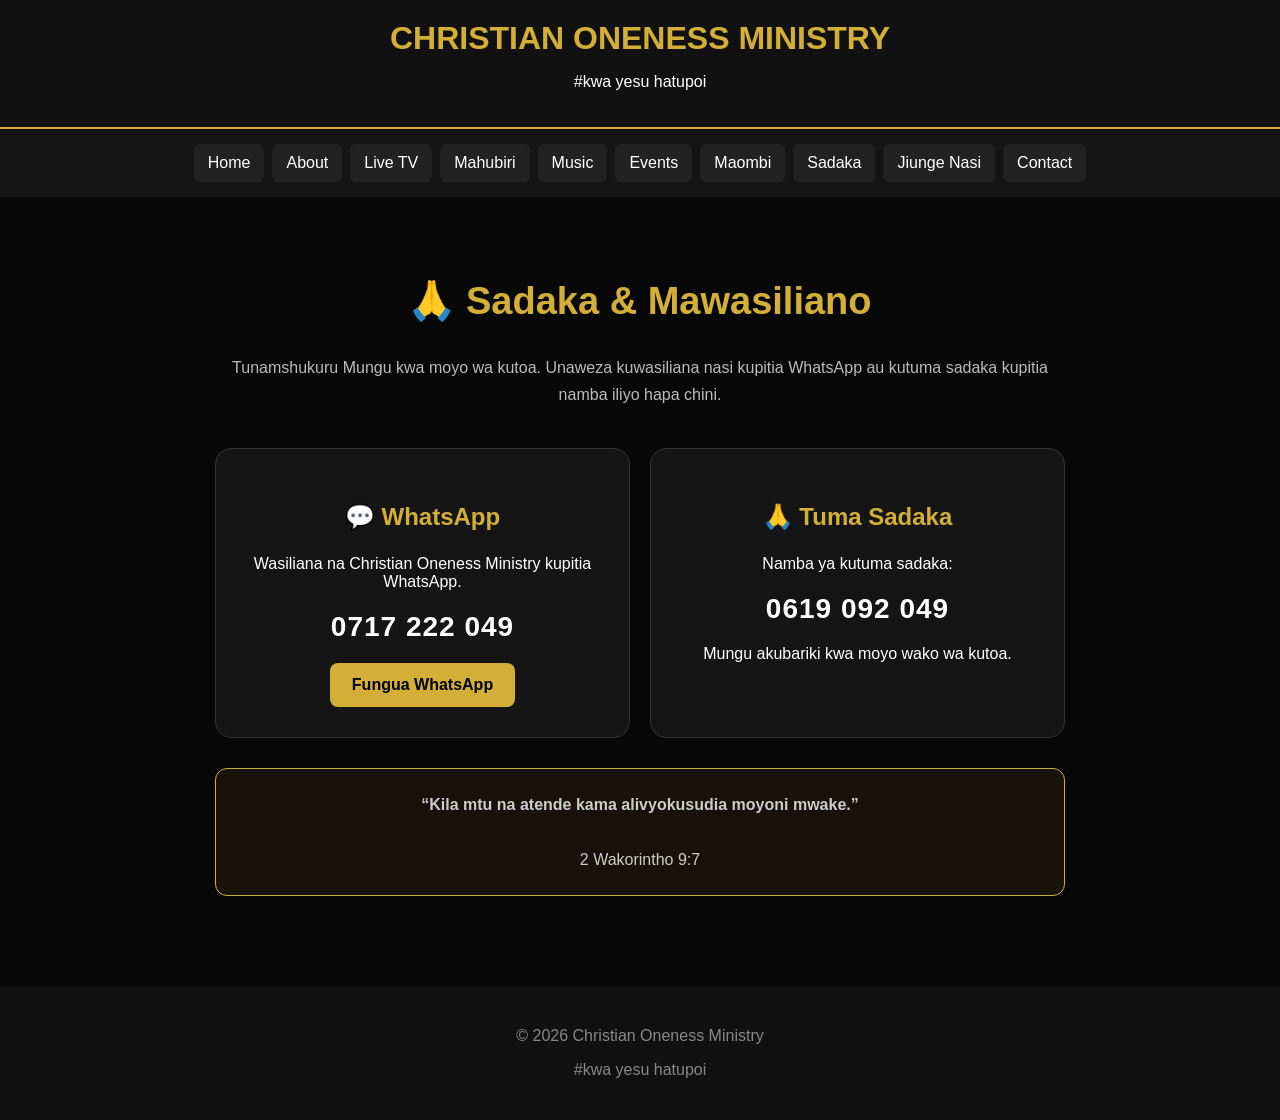
<file: sadaka.html>
<!DOCTYPE html>
<html lang="sw">
<head>
<meta charset="UTF-8">
<meta name="viewport" content="width=device-width, initial-scale=1.0">
<title>Sadaka - Christian Oneness Ministry</title>
<style>
body{margin:0;font-family:Arial,sans-serif;background:#080808;color:white}
header{background:#111;padding:20px;text-align:center;border-bottom:2px solid #d4af37}
header h1{color:#d4af37;margin:0}
nav{display:flex;justify-content:center;flex-wrap:wrap;gap:8px;padding:15px;background:#151515}
nav a{color:white;text-decoration:none;padding:10px 14px;background:#222;border-radius:6px}
nav a:hover{background:#d4af37;color:#000}
.container{max-width:850px;margin:auto;padding:50px 20px}
.title{text-align:center}
.title h2{font-size:38px;color:#d4af37}
.title p{color:#bbb;line-height:1.7}
.cards{display:grid;grid-template-columns:1fr 1fr;gap:20px;margin-top:40px}
.card{background:#151515;border:1px solid #333;border-radius:16px;padding:30px;text-align:center}
.card h3{color:#d4af37;font-size:24px}
.number{font-size:28px;font-weight:bold;margin:20px 0;color:white;letter-spacing:1px}
.button{display:inline-block;padding:13px 22px;background:#d4af37;color:#000;text-decoration:none;border-radius:8px;font-weight:bold}
.note{margin-top:30px;background:#17130a;border:1px solid #d4af37;border-radius:12px;padding:22px;text-align:center;color:#ccc;line-height:1.7}
footer{margin-top:40px;padding:25px;text-align:center;background:#111;color:#888}
@media(max-width:650px){.cards{grid-template-columns:1fr}.title h2{font-size:30px}}
</style>
</head>
<body>

<header>
<h1>CHRISTIAN ONENESS MINISTRY</h1>
<p>#kwa yesu hatupoi</p>
</header>

<nav>
<a href="index.html">Home</a>
<a href="about.html">About</a>
<a href="live.html">Live TV</a>
<a href="sermons.html">Mahubiri</a>
<a href="music.html">Music</a>
<a href="events.html">Events</a>
<a href="prayer.html">Maombi</a>
<a href="sadaka.html">Sadaka</a>
<a href="usajili.html">Jiunge Nasi</a><a href="contact.html">Contact</a>
</nav>

<div class="container">

<div class="title">
<h2>🙏 Sadaka & Mawasiliano</h2>
<p>
Tunamshukuru Mungu kwa moyo wa kutoa.
Unaweza kuwasiliana nasi kupitia WhatsApp
au kutuma sadaka kupitia namba iliyo hapa chini.
</p>
</div>

<div class="cards">

<div class="card">
<h3>💬 WhatsApp</h3>
<p>Wasiliana na Christian Oneness Ministry kupitia WhatsApp.</p>
<div class="number">0717 222 049</div>
<a class="button" href="https://wa.me/255717222049" target="_blank">
Fungua WhatsApp
</a>
</div>

<div class="card">
<h3>🙏 Tuma Sadaka</h3>
<p>Namba ya kutuma sadaka:</p>
<div class="number">0619 092 049</div>
<p>Mungu akubariki kwa moyo wako wa kutoa.</p>
</div>

</div>

<div class="note">
<strong>“Kila mtu na atende kama alivyokusudia moyoni mwake.”</strong>
<br><br>
2 Wakorintho 9:7
</div>

</div>

<footer>
<p>© 2026 Christian Oneness Ministry</p>
<p>#kwa yesu hatupoi</p>
</footer>

</body>
</html>
</file>
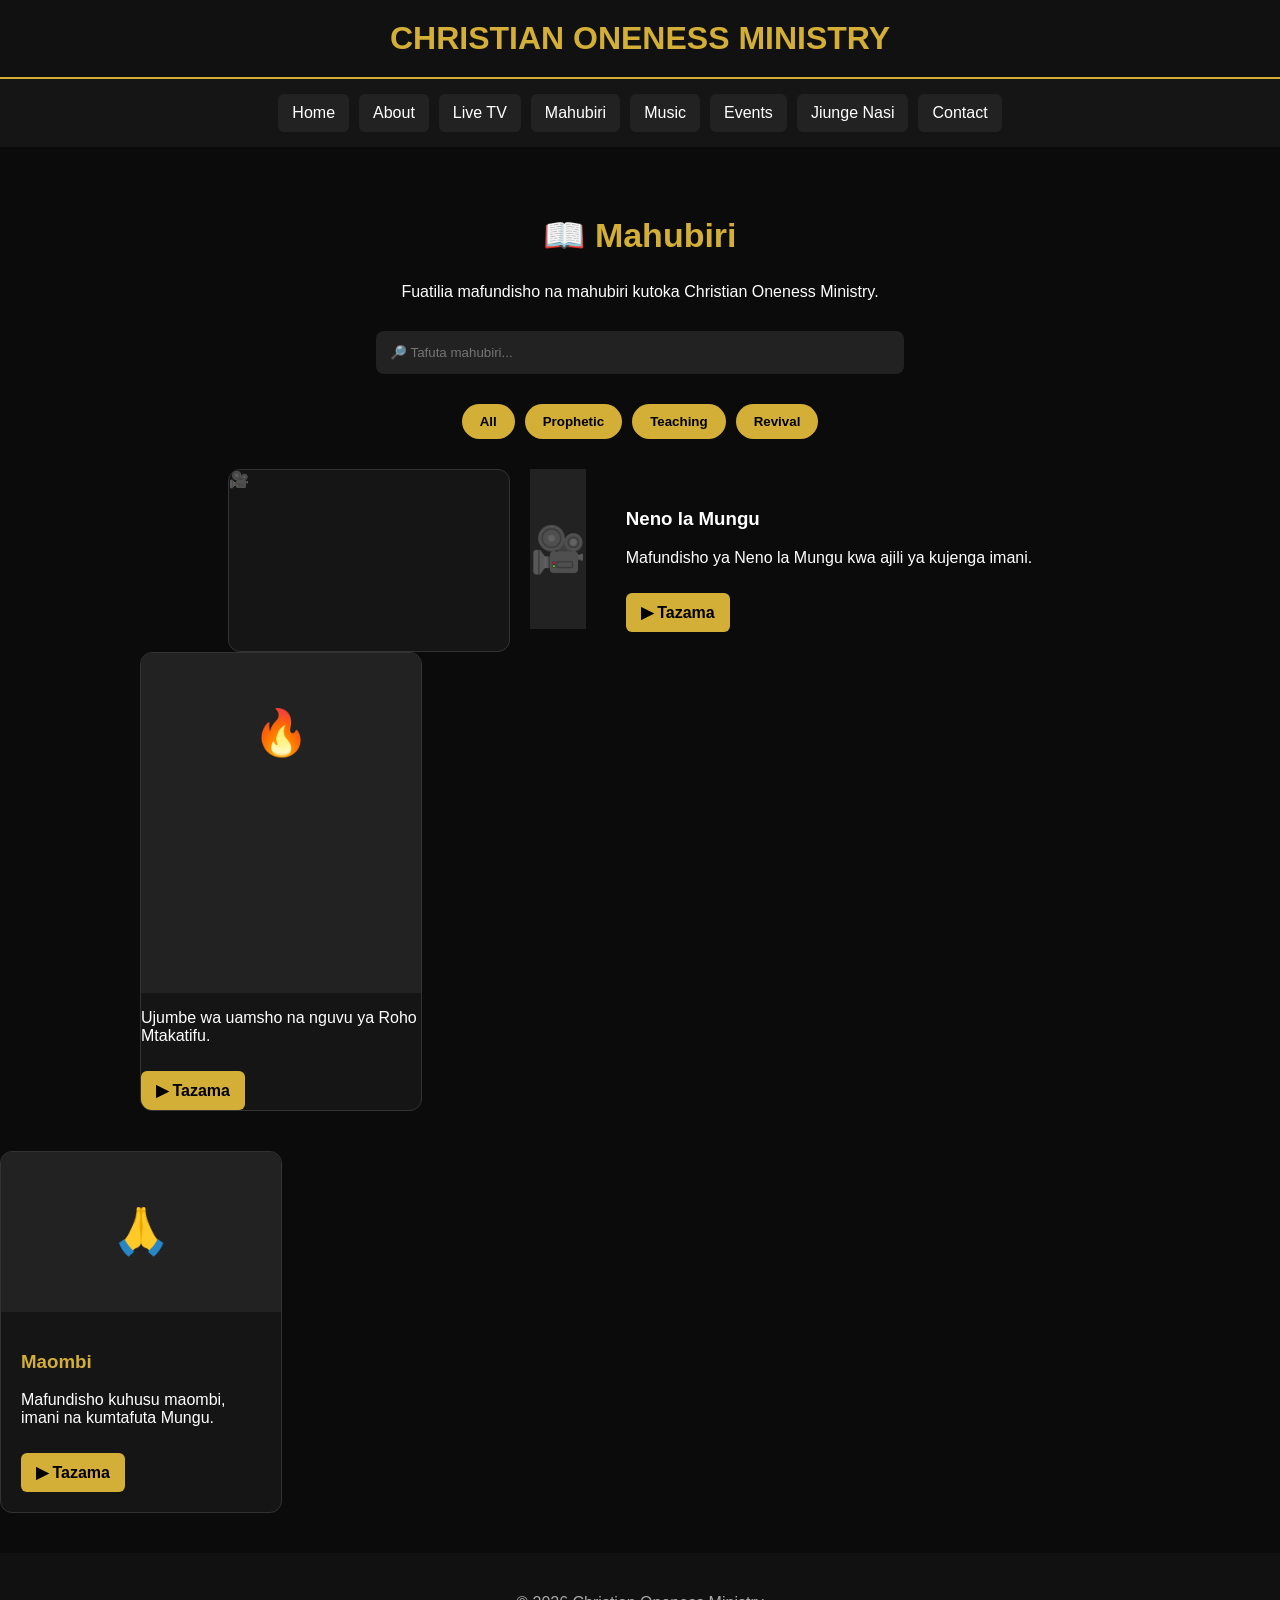
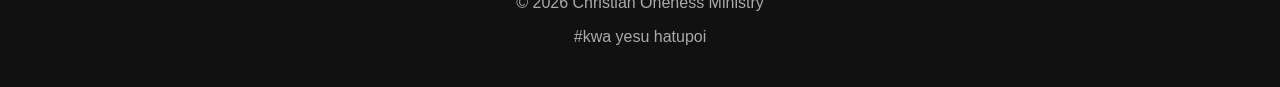
<file: sermons.html>
<!DOCTYPE html>
<html lang="sw">
<head>
<meta charset="UTF-8">
<meta name="viewport" content="width=device-width, initial-scale=1.0">

<title>Mahubiri - C.O.M</title>

<style>
body{
    margin:0;
    font-family:Arial,sans-serif;
    background:#0b0b0b;
    color:white;
}

header{
    background:#111;
    padding:20px;
    text-align:center;
    border-bottom:2px solid #d4af37;
}

header h1{
    color:#d4af37;
    margin:0;
}

nav{
    display:flex;
    justify-content:center;
    flex-wrap:wrap;
    gap:10px;
    padding:15px;
    background:#151515;
}

nav a{
    color:white;
    text-decoration:none;
    padding:10px 14px;
    background:#222;
    border-radius:6px;
}

nav a:hover{
    background:#d4af37;
    color:#000;
}

.container{
    max-width:1000px;
    margin:auto;
    padding:40px 20px;
}

.title{
    text-align:center;
}

.title h2{
    color:#d4af37;
    font-size:34px;
}

.search{
    text-align:center;
    margin:30px 0;
}

.search input{
    width:90%;
    max-width:500px;
    padding:14px;
    border:none;
    border-radius:8px;
    background:#222;
    color:white;
}

.categories{
    display:flex;
    justify-content:center;
    flex-wrap:wrap;
    gap:10px;
    margin-bottom:30px;
}

.categories button{
    padding:10px 18px;
    border:none;
    border-radius:20px;
    background:#d4af37;
    color:#000;
    font-weight:bold;
}

.cards{
    display:flex;
    justify-content:center;
    flex-wrap:wrap;
    gap:20px;
}

.card{
    width:280px;
    background:#151515;
    border:1px solid #333;
    border-radius:12px;
    overflow:hidden;
}

.thumbnail{
    height:160px;
    background:#222;
    display:flex;
    align-items:center;
    justify-content:center;
    font-size:45px;
}

.card-content{
    padding:20px;
}

.card h3{
    color:#d4af37;
}

.button{
    display:inline-block;
    margin-top:10px;
    padding:10px 15px;
    background:#d4af37;
    color:#000;
    text-decoration:none;
    border-radius:6px;
    font-weight:bold;
}

footer{
    margin-top:40px;
    padding:25px;
    text-align:center;
    background:#111;
    color:#aaa;
}
</style>
</head>

<body>

<header>
<h1>CHRISTIAN ONENESS MINISTRY</h1>
</header>

<nav>
<a href="index.html">Home</a>
<a href="about.html">About</a>
<a href="live.html">Live TV</a>
<a href="sermons.html">Mahubiri</a>
<a href="music.html">Music</a>
<a href="events.html">Events</a>
<a href="usajili.html">Jiunge Nasi</a><a href="contact.html">Contact</a>
</nav>

<div class="container">

<div class="title">
<h2>📖 Mahubiri</h2>

<p>
Fuatilia mafundisho na mahubiri kutoka
Christian Oneness Ministry.
</p>
</div>

<div class="search">
<input type="text" placeholder="🔎 Tafuta mahubiri...">
</div>

<div class="categories">

<button>All</button>
<button>Prophetic</button>
<button>Teaching</button>
<button>Revival</button>

</div>

<div class="cards">



<div class="card">

🎥
</div><div class="thumbnail">
🎥
</div>

<div class="card-content">

<h3>Neno la Mungu</h3>

<p>
Mafundisho ya Neno la Mungu
kwa ajili ya kujenga imani.
</p>

<a class="button" href="#">▶ Tazama</a>

</div>

</div>

<div class="card">

<div class="thumbnail">
🔥
</div>

<div class="thumbnail" style="height:180px;padding:0;">

<iframe
width="100%"
height="100%"
src="https://www.youtube.com/embed/VIDEO_ID"
title="Mahubiri ya C.O.M"
frameborder="0"
allow="accelerometer; autoplay; clipboard-write; encrypted-media; gyroscope; picture-in-picture"
allowfullscreen>
</iframe>

</div>
<p>
Ujumbe wa uamsho na nguvu
ya Roho Mtakatifu.
</p>

<a class="button" href="#">▶ Tazama</a>

</div>

</div>

<div class="card">

<div class="thumbnail">
🙏
</div>

<div class="card-content">

<h3>Maombi</h3>

<p>
Mafundisho kuhusu maombi,
imani na kumtafuta Mungu.
</p>

<a class="button" href="#">▶ Tazama</a>

</div>

</div>

</div>

</div>

<footer>

<p>© 2026 Christian Oneness Ministry</p>

<p>#kwa yesu hatupoi</p>

</footer>

</body>
</html>
</file>
